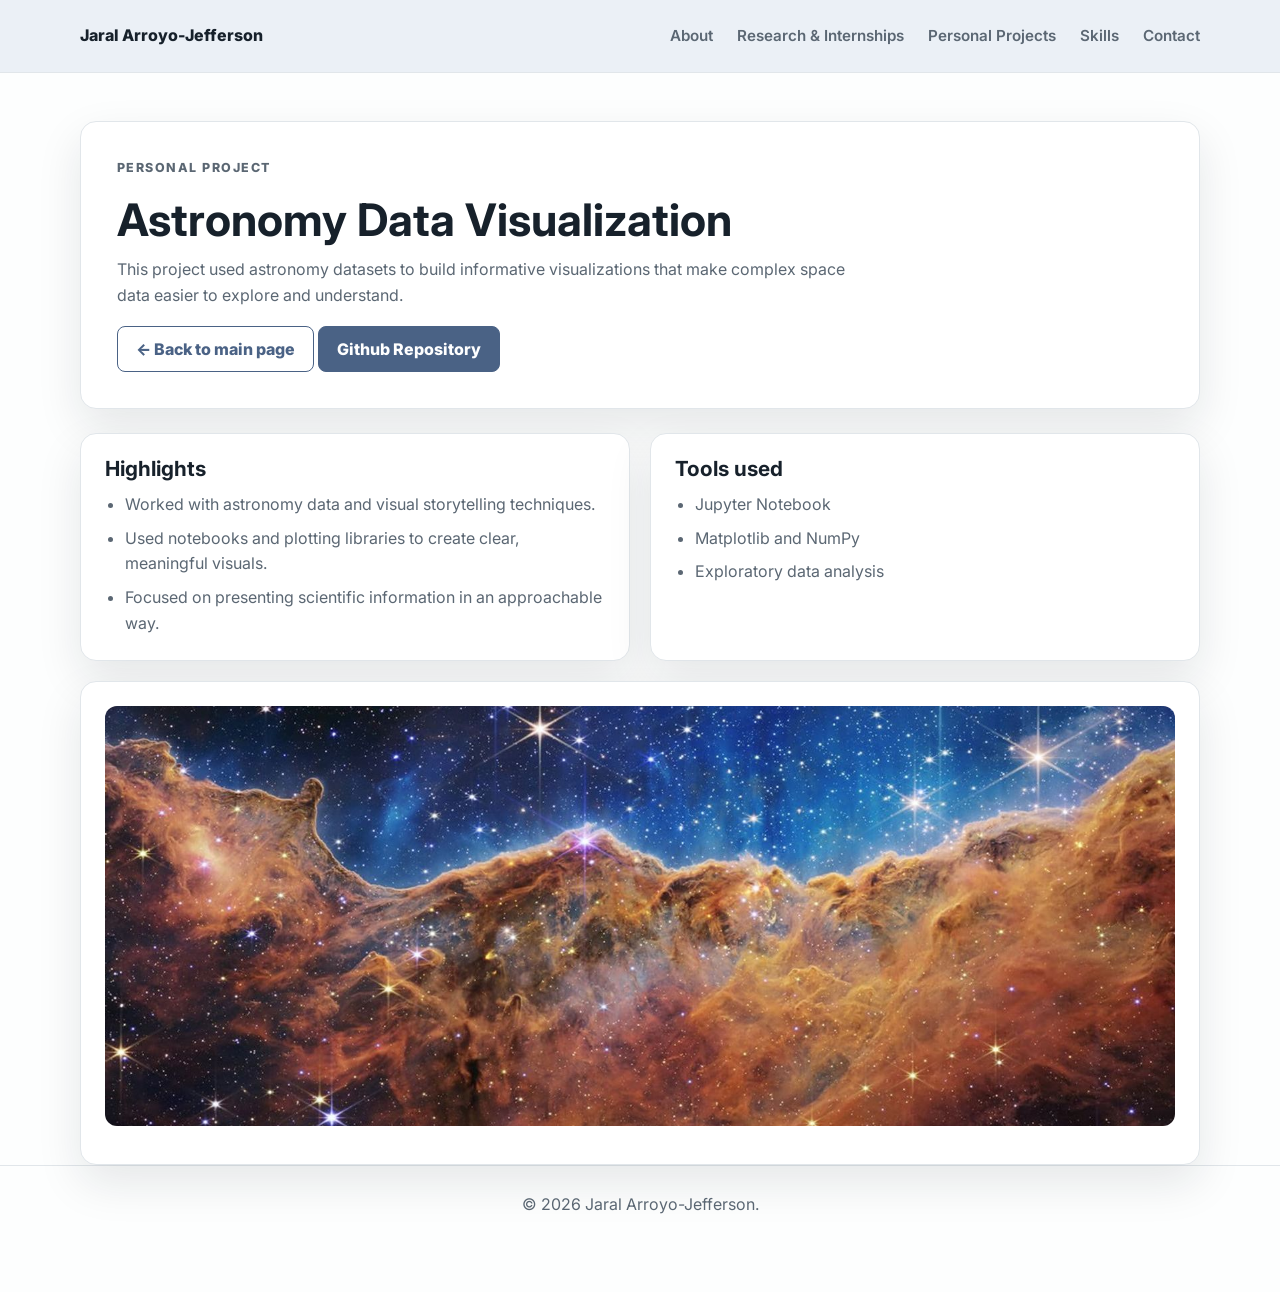
<file: project-astronomy-data.html>
<!doctype html>
<html lang="en">
  <head>
    <meta charset="UTF-8" />
    <meta name="viewport" content="width=device-width, initial-scale=1.0" />
    <title>
      Astronomy and Meteorology Data Visualization Project | Jaral
      Arroyo-Jefferson
    </title>
    <link rel="preconnect" href="https://fonts.googleapis.com" />
    <link rel="preconnect" href="https://fonts.gstatic.com" crossorigin />
    <link
      href="https://fonts.googleapis.com/css2?family=Inter:wght@400;500;600;700;800&display=swap"
      rel="stylesheet"
    />
    <link rel="stylesheet" href="styles.css" />
  </head>
  <body class="detail-page">
    <header class="site-header">
      <nav class="nav">
        <a class="logo" href="index.html#home">Jaral Arroyo-Jefferson</a>
        <div class="nav-links">
          <a href="index.html#about">About</a>
          <a href="index.html#projects">Research &amp; Internships</a>
          <a href="index.html#research">Personal Projects</a>
          <a href="index.html#skills">Skills</a>
          <a href="index.html#contact">Contact</a>
        </div>
      </nav>
    </header>

    <main>
      <section class="detail-hero">
        <p class="eyebrow">Personal Project</p>
        <h1>Astronomy Data Visualization</h1>
        <p>
          This project used astronomy datasets to build informative
          visualizations that make complex space data easier to explore and
          understand.
        </p>

        <!-- Button Back to Main-->
        <a class="button secondary" href="index.html#research"
          >← Back to main page</a
        >

        <!-- Button Github-->
        <a
          class="button primary"
          href="https://github.com/JaralAJ/Astronomy-and-Meteorology-Visualizations"
          target="_blank"
          rel="noopener noreferrer"
        >
          Github Repository</a
        >
      </section>

      <section class="detail-content">
        <div class="detail-grid">
          <article class="detail-card">
            <h2>Highlights</h2>
            <ul class="detail-list">
              <li>
                Worked with astronomy data and visual storytelling techniques.
              </li>
              <li>
                Used notebooks and plotting libraries to create clear,
                meaningful visuals.
              </li>
              <li>
                Focused on presenting scientific information in an approachable
                way.
              </li>
            </ul>
          </article>
          <article class="detail-card">
            <h2>Tools used</h2>
            <ul class="detail-list">
              <li>Jupyter Notebook</li>
              <li>Matplotlib and NumPy</li>
              <li>Exploratory data analysis</li>
            </ul>
          </article>
        </div>
        <article class="detail-card detail-image-card">
          <img
            src="assets/Carina_Nebula.jpeg"
            alt="Astronomy data visualization project"
          />
        </article>
      </section>
    </main>

    <footer class="footer">
      <p>&copy; <span id="year"></span> Jaral Arroyo-Jefferson.</p>
    </footer>

    <script src="script.js"></script>
  </body>
</html>
</file>
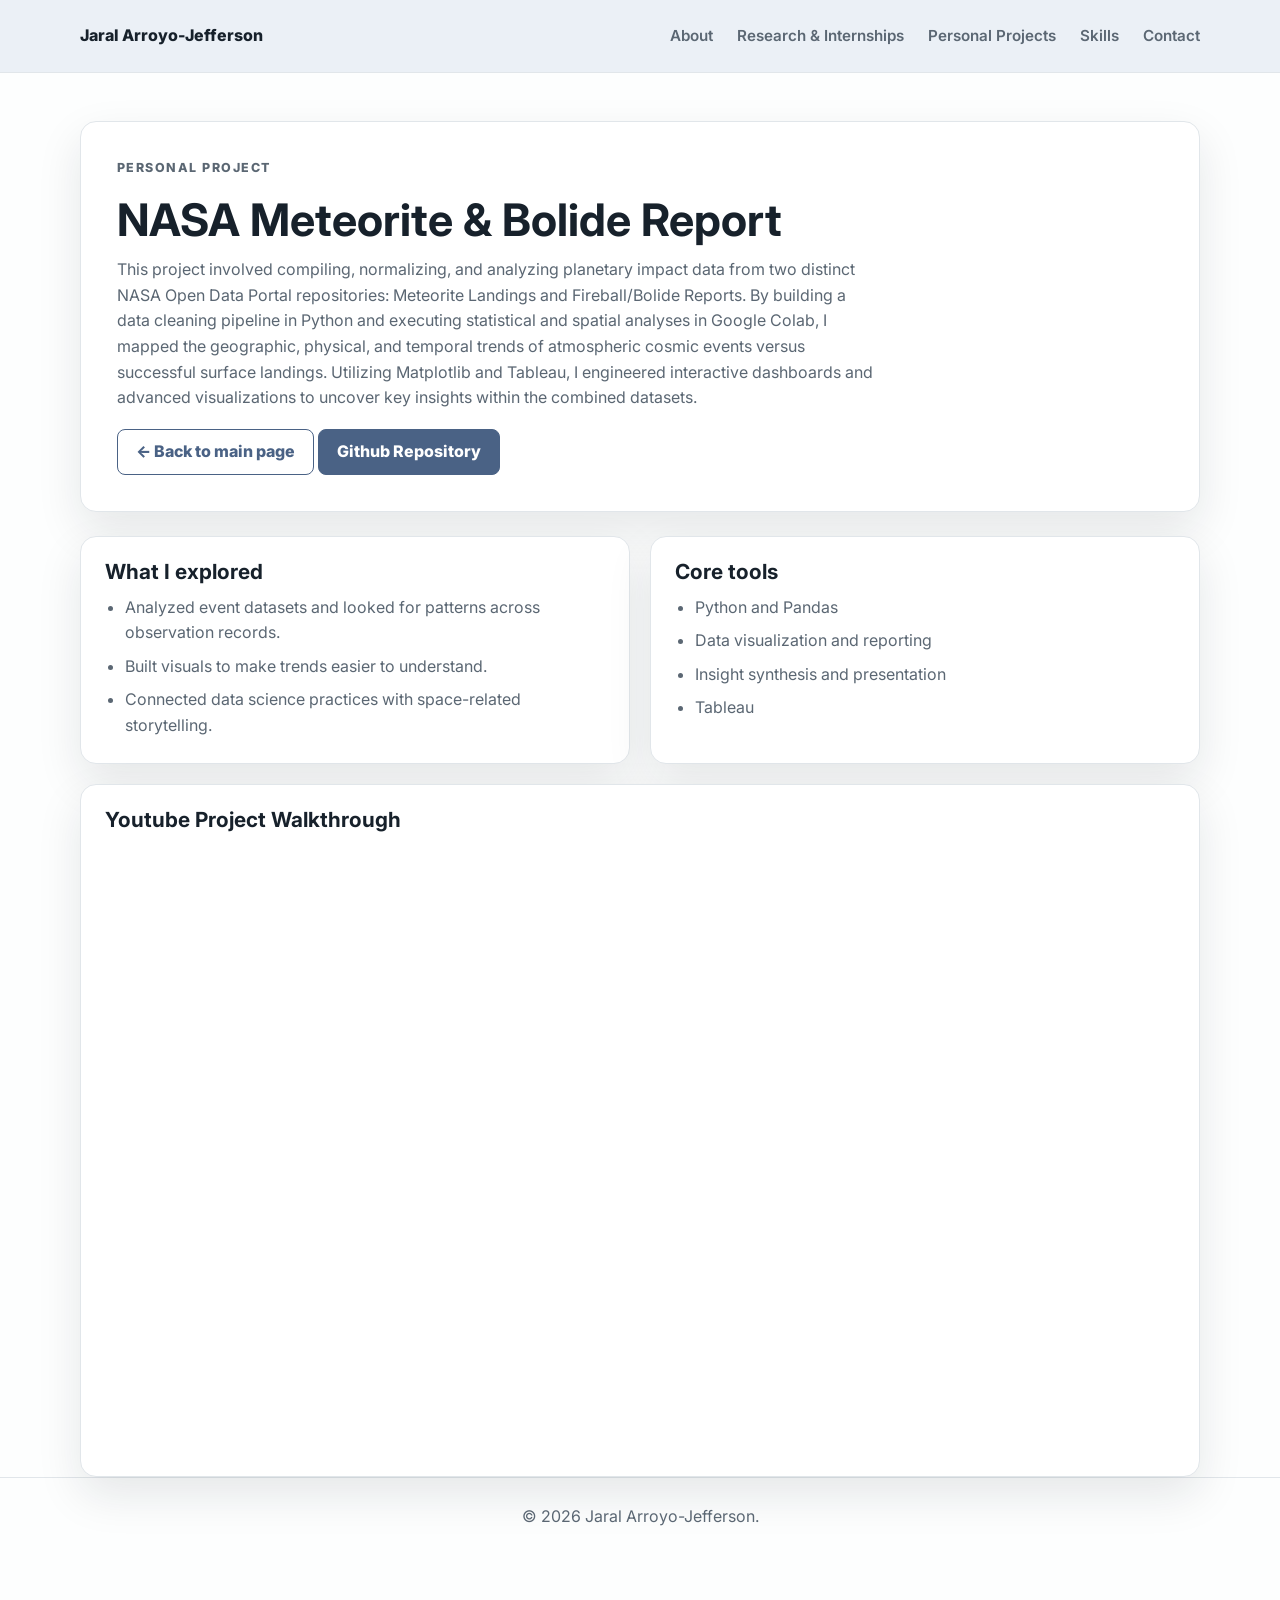
<file: project-meteorite.html>
<!doctype html>
<html lang="en">
  <head>
    <meta charset="UTF-8" />
    <meta name="viewport" content="width=device-width, initial-scale=1.0" />
    <title>Meteorite Report Project | Jaral Arroyo-Jefferson</title>
    <link rel="preconnect" href="https://fonts.googleapis.com" />
    <link rel="preconnect" href="https://fonts.gstatic.com" crossorigin />
    <link
      href="https://fonts.googleapis.com/css2?family=Inter:wght@400;500;600;700;800&display=swap"
      rel="stylesheet"
    />
    <link rel="stylesheet" href="styles.css" />
  </head>
  <body class="detail-page">
    <header class="site-header">
      <nav class="nav">
        <a class="logo" href="index.html#home">Jaral Arroyo-Jefferson</a>
        <div class="nav-links">
          <a href="index.html#about">About</a>
          <a href="index.html#projects">Research &amp; Internships</a>
          <a href="index.html#research">Personal Projects</a>
          <a href="index.html#skills">Skills</a>
          <a href="index.html#contact">Contact</a>
        </div>
      </nav>
    </header>

    <main>
      <section class="detail-hero">
        <p class="eyebrow">Personal Project</p>
        <h1>NASA Meteorite &amp; Bolide Report</h1>
        <p>
          This project involved compiling, normalizing, and analyzing planetary
          impact data from two distinct NASA Open Data Portal repositories:
          Meteorite Landings and Fireball/Bolide Reports. By building a data
          cleaning pipeline in Python and executing statistical and spatial
          analyses in Google Colab, I mapped the geographic, physical, and
          temporal trends of atmospheric cosmic events versus successful surface
          landings. Utilizing Matplotlib and Tableau, I engineered interactive
          dashboards and advanced visualizations to uncover key insights within
          the combined datasets.
        </p>

        <!-- Button Github-->
        <a class="button secondary" href="index.html#research"
          >← Back to main page</a
        >

        <!-- Button Github-->
        <a
          class="button primary"
          href="https://github.com/JaralAJ/Meteorites-Bolides-A-Data-Driven-Exploration-of-Extraterrestrial-Events"
          target="_blank"
          rel="noopener noreferrer"
        >
          Github Repository</a
        >
      </section>

      <section class="detail-content">
        <div class="detail-grid">
          <article class="detail-card">
            <h2>What I explored</h2>
            <ul class="detail-list">
              <li>
                Analyzed event datasets and looked for patterns across
                observation records.
              </li>
              <li>Built visuals to make trends easier to understand.</li>
              <li>
                Connected data science practices with space-related
                storytelling.
              </li>
            </ul>
          </article>
          <article class="detail-card">
            <h2>Core tools</h2>
            <ul class="detail-list">
              <li>Python and Pandas</li>
              <li>Data visualization and reporting</li>
              <li>Insight synthesis and presentation</li>
              <li>Tableau</li>
            </ul>
          </article>
        </div>
        <div class="video-section">
          <article class="video-card">
            <h2>Youtube Project Walkthrough</h2>
            <iframe
              class="video-frame"
              src="https://www.youtube.com/embed/TsnNEqEzlKE"
              title="Meteorite and bolide project walkthrough"
              allow="
                accelerometer;
                autoplay;
                clipboard-write;
                encrypted-media;
                gyroscope;
                picture-in-picture;
                web-share;
              "
              allowfullscreen
            ></iframe>
          </article>
        </div>
      </section>
    </main>

    <footer class="footer">
      <p>&copy; <span id="year"></span> Jaral Arroyo-Jefferson.</p>
    </footer>

    <script src="script.js"></script>
  </body>
</html>
</file>
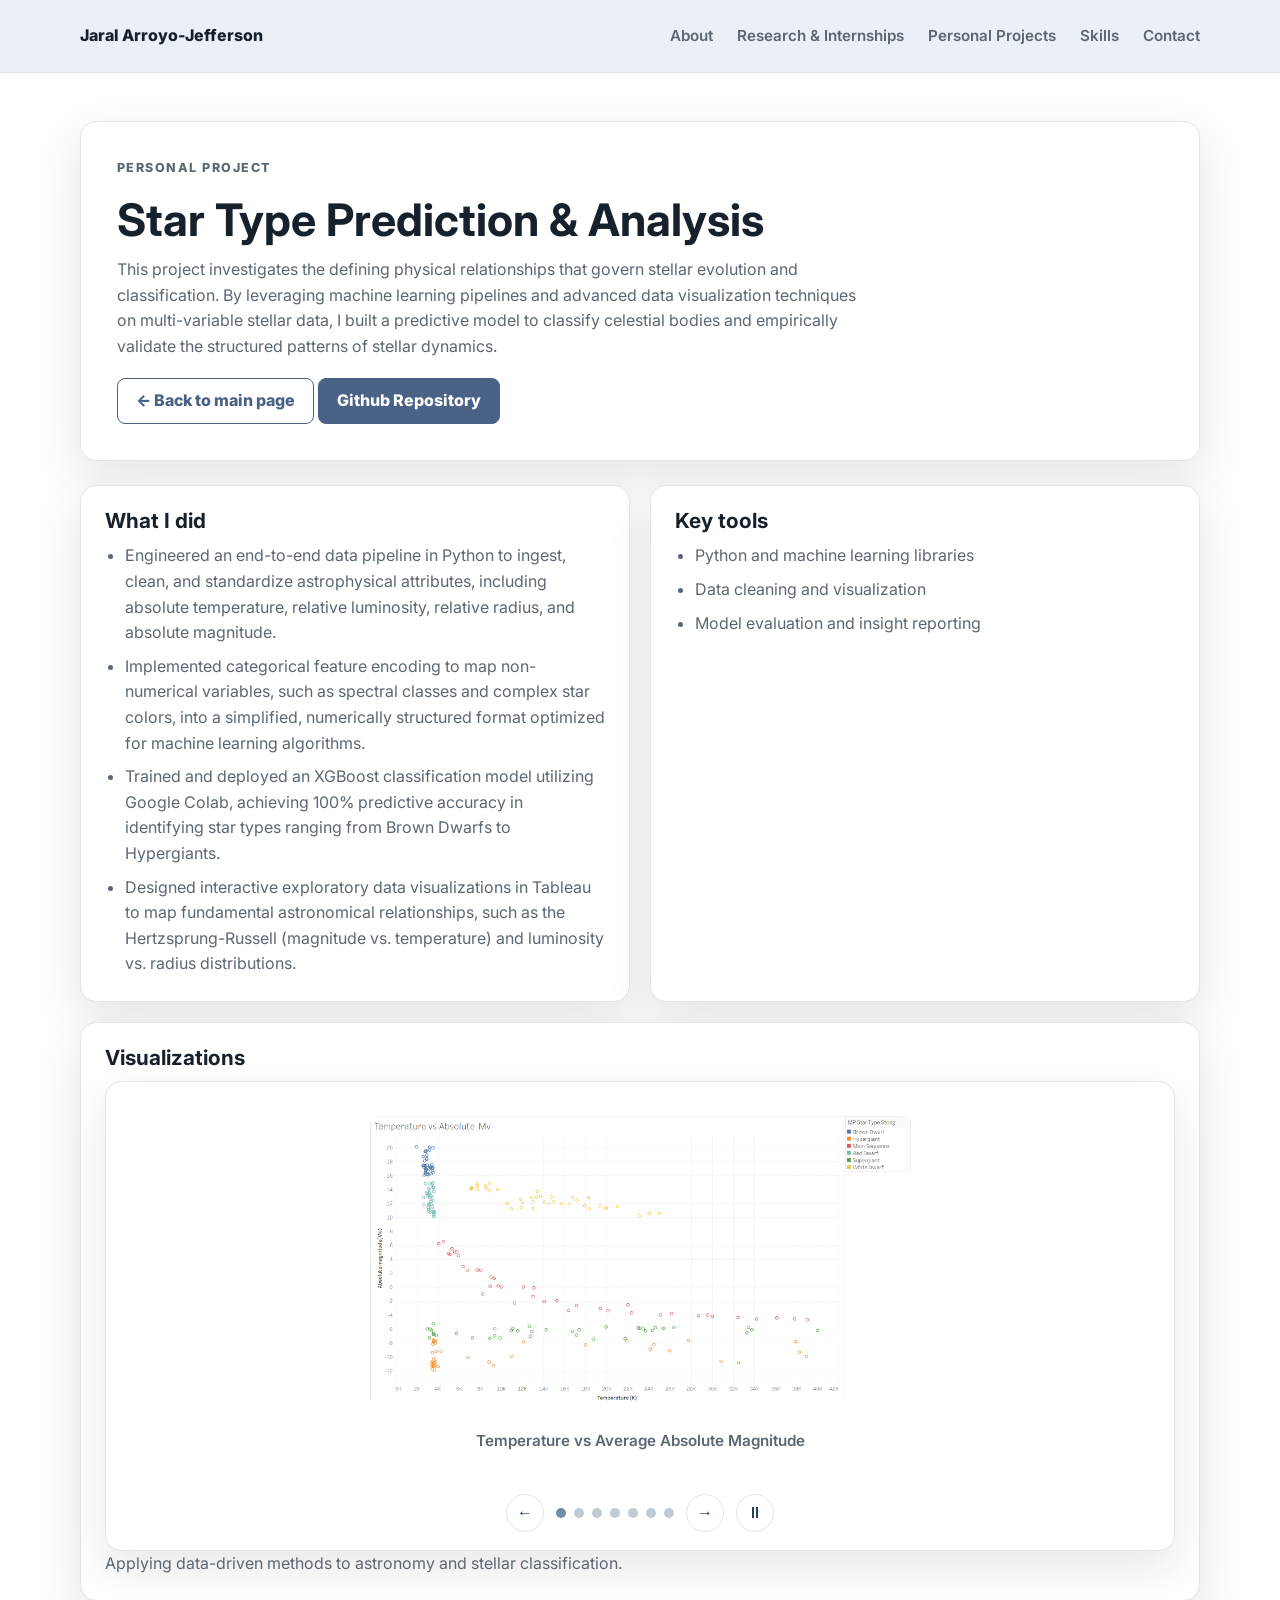
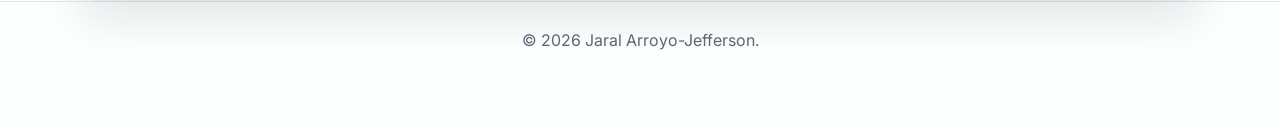
<file: project-star-type.html>
<!doctype html>
<html lang="en">
  <head>
    <meta charset="UTF-8" />
    <meta name="viewport" content="width=device-width, initial-scale=1.0" />
    <title>Star Type Prediction Project | Jaral Arroyo-Jefferson</title>
    <link rel="preconnect" href="https://fonts.googleapis.com" />
    <link rel="preconnect" href="https://fonts.gstatic.com" crossorigin />
    <link
      href="https://fonts.googleapis.com/css2?family=Inter:wght@400;500;600;700;800&display=swap"
      rel="stylesheet"
    />
    <link rel="stylesheet" href="styles.css" />
  </head>
  <body class="detail-page">
    <header class="site-header">
      <nav class="nav">
        <a class="logo" href="index.html#home">Jaral Arroyo-Jefferson</a>
        <div class="nav-links">
          <a href="index.html#about">About</a>
          <a href="index.html#projects">Research &amp; Internships</a>
          <a href="index.html#research">Personal Projects</a>
          <a href="index.html#skills">Skills</a>
          <a href="index.html#contact">Contact</a>
        </div>
      </nav>
    </header>

    <main>
      <section class="detail-hero">
        <p class="eyebrow">Personal Project</p>
        <h1>Star Type Prediction &amp; Analysis</h1>
        <p>
          This project investigates the defining physical relationships that
          govern stellar evolution and classification. By leveraging machine
          learning pipelines and advanced data visualization techniques on
          multi-variable stellar data, I built a predictive model to classify
          celestial bodies and empirically validate the structured patterns of
          stellar dynamics.
        </p>
        <!-- Button Back to Main-->
        <a class="button secondary" href="index.html#research"
          >← Back to main page</a
        >

        <!-- Button Github-->
        <a
          class="button primary"
          href="https://github.com/JaralAJ/Star-Class-Prediction-Analysis"
          target="_blank"
          rel="noopener noreferrer"
        >
          Github Repository</a
        >
      </section>

      <section class="detail-content">
        <div class="detail-grid">
          <article class="detail-card">
            <h2>What I did</h2>
            <ul class="detail-list">
              <li>
                Engineered an end-to-end data pipeline in Python to ingest,
                clean, and standardize astrophysical attributes, including
                absolute temperature, relative luminosity, relative radius, and
                absolute magnitude.
              </li>
              <li>
                Implemented categorical feature encoding to map non-numerical
                variables, such as spectral classes and complex star colors,
                into a simplified, numerically structured format optimized for
                machine learning algorithms.
              </li>
              <li>
                Trained and deployed an XGBoost classification model utilizing
                Google Colab, achieving 100% predictive accuracy in identifying
                star types ranging from Brown Dwarfs to Hypergiants.
              </li>
              <li>
                Designed interactive exploratory data visualizations in Tableau
                to map fundamental astronomical relationships, such as the
                Hertzsprung-Russell (magnitude vs. temperature) and luminosity
                vs. radius distributions.
              </li>
            </ul>
          </article>
          <article class="detail-card">
            <h2>Key tools</h2>
            <ul class="detail-list">
              <li>Python and machine learning libraries</li>
              <li>Data cleaning and visualization</li>
              <li>Model evaluation and insight reporting</li>
            </ul>
          </article>
        </div>

        <!-- Visualization Carousel -->
        <article class="detail-card detail-image-card">
          <h2>Visualizations</h2>
          <div
            class="detail-carousel"
            aria-label="Visualization image carousel"
          >
            <div class="carousel-track">
              <figure class="carousel-slide is-active">
                <img
                  src="assets/temperature_vs_avg_mv.png"
                  alt="Temperature vs Average Absolute Magnitude"
                />
                <figcaption>
                  Temperature vs Average Absolute Magnitude
                </figcaption>
              </figure>

              <!-- Add more slides here -->
              <figure class="carousel-slide">
                <img
                  src="assets/Star_Color_Av_Abs_MV.png"
                  alt="Star Color Average Absolute Magnitude"
                />
                <figcaption>Star Color Average Absolute Magnitude</figcaption>
              </figure>

              <figure class="carousel-slide">
                <img
                  src="assets/distribution of MP star type stringes.png"
                  alt="Distribution of Star Types"
                />
                <figcaption>Distribution of Star Types</figcaption>
              </figure>

              <figure class="carousel-slide">
                <img
                  src="assets/distribution of spectral class.png"
                  alt="Distribution of Spectral Class"
                />
                <figcaption>Distribution of Spectral Class</figcaption>
              </figure>

              <figure class="carousel-slide">
                <img
                  src="assets/Abs Mag vs Temp.png"
                  alt="Scatter plot of absolute magnitude versus temperature"
                />
                <figcaption>Absolute Magnitude vs Temperature</figcaption>
              </figure>

              <figure class="carousel-slide">
                <img
                  src="assets/luminosity of classes.png"
                  alt="Temperature vs luminosity scatter plot colored by star color"
                />
                <figcaption>Temperature vs Luminosity by Star Color</figcaption>
              </figure>

              <figure class="carousel-slide">
                <img
                  src="assets/Luminosity vs avg mv.png"
                  alt="Luminosity vs absolute magnitude scatter plot colored by star type"
                />
                <figcaption>Luminosity vs Absolute Magnitude by Star Type</figcaption>
              </figure>
            </div>

            <div class="carousel-controls">
              <button
                class="carousel-button"
                type="button"
                data-direction="prev"
                aria-label="Show previous image"
              >
                ←
              </button>

              <div class="carousel-dots" aria-label="Carousel navigation">
                <button
                  class="carousel-dot is-active"
                  type="button"
                  data-slide="0"
                  aria-label="Go to slide 1"
                ></button>
                <button
                  class="carousel-dot"
                  type="button"
                  data-slide="1"
                  aria-label="Go to slide 2"
                ></button>
                <button
                  class="carousel-dot"
                  type="button"
                  data-slide="2"
                  aria-label="Go to slide 3"
                ></button>
                <button
                  class="carousel-dot"
                  type="button"
                  data-slide="3"
                  aria-label="Go to slide 4"
                ></button>
                <button
                  class="carousel-dot"
                  type="button"
                  data-slide="4"
                  aria-label="Go to slide 5"
                ></button>
                <button
                  class="carousel-dot"
                  type="button"
                  data-slide="5"
                  aria-label="Go to slide 6"
                ></button>
                <button
                  class="carousel-dot"
                  type="button"
                  data-slide="6"
                  aria-label="Go to slide 7"
                ></button>
              </div>

              <button
                class="carousel-button"
                type="button"
                data-direction="next"
                aria-label="Show next image"
              >
                →
              </button>
            </div>
          </div>

          <p>
            Applying data-driven methods to astronomy and stellar
            classification.
          </p>
        </article>
      </section>
    </main>

    <footer class="footer">
      <p>&copy; <span id="year"></span> Jaral Arroyo-Jefferson.</p>
    </footer>

    <script src="script.js"></script>
  </body>
</html>
</file>
<file: styles.css>
:root {
  --bg: #fdfefe;
  --surface: #ffffff;
  --surface-muted: #f2f5f8;
  --text: #17212b;
  --muted: #5b6773;
  /* Decorative accent (borders, dots, fills). Too light for text on white. */
  --accent: #748cab;
  /* Accent for text and filled buttons; meets WCAG AA on white and surface-muted. */
  --accent-text: #4a6285;
  --accent-strong: #293f5e;
  --line: #e1e6ea;
  --shadow: 0 18px 45px rgba(23, 33, 43, 0.1);
  --shadow-hover: 0 24px 55px rgba(23, 33, 43, 0.16);
  --radius-sm: 8px;
  --radius-md: 12px;
  --radius-lg: 16px;
}

* {
  box-sizing: border-box;
}

html {
  scroll-behavior: smooth;
}

body {
  margin: 0;
  background: var(--bg);
  color: var(--text);
  font-family: Inter, Arial, sans-serif;
  line-height: 1.6;
}

a {
  color: inherit;
  text-decoration: none;
}

img {
  display: block;
  max-width: 100%;
  height: auto;
}

.site-header {
  position: sticky;
  top: 0;
  z-index: 10;
  background: rgba(232, 238, 245, 0.85);
  border-bottom: 1px solid var(--line);
  backdrop-filter: blur(14px);
}

.nav {
  display: flex;
  align-items: center;
  justify-content: space-between;
  width: min(1120px, calc(100% - 32px));
  min-height: 72px;
  margin: 0 auto;
}

.logo {
  font-weight: 800;
  letter-spacing: 0;
}

.nav-links {
  display: flex;
  gap: 24px;
  color: var(--muted);
  font-size: 0.95rem;
  font-weight: 600;
}

.nav-links a:hover {
  color: var(--accent-text);
}

.detail-page {
  padding-bottom: 48px;
}

.detail-hero {
  width: min(1120px, calc(100% - 32px));
  margin: 48px auto 24px;
  padding: 36px;
  border: 1px solid var(--line);
  border-radius: var(--radius-lg);
  background: var(--surface);
  box-shadow: var(--shadow);
}

.detail-hero h1 {
  margin: 0 0 12px;
  font-size: clamp(2rem, 4vw, 2.8rem);
  line-height: 1.1;
}

.detail-hero p {
  max-width: 760px;
  margin: 0 0 18px;
  color: var(--muted);
}

.detail-content {
  width: min(1120px, calc(100% - 32px));
  margin: 0 auto;
  display: grid;
  gap: 20px;
}

.detail-grid {
  display: grid;
  grid-template-columns: repeat(2, minmax(0, 1fr));
  gap: 20px;
}

.detail-card {
  padding: 24px;
  border: 1px solid var(--line);
  border-radius: var(--radius-lg);
  background: var(--surface);
  box-shadow: var(--shadow);
}

.detail-card h2 {
  margin: 0 0 12px;
  font-size: 1.3rem;
}

.detail-list {
  margin: 0;
  padding-left: 20px;
  color: var(--muted);
}

.detail-list li + li {
  margin-top: 8px;
}

.detail-image-card img {
  display: block;
  width: 100%;
  max-height: 420px;
  margin-bottom: 14px;
  border-radius: var(--radius-md);
  object-fit: cover;
}

.detail-image-card p {
  margin: 0;
  color: var(--muted);
}

.video-section {
  display: grid;
  gap: 20px;
}

.video-card {
  padding: 24px;
  border: 1px solid var(--line);
  border-radius: var(--radius-lg);
  background: var(--surface);
  box-shadow: var(--shadow);
}

.video-card h2 {
  margin: 0 0 12px;
  font-size: 1.3rem;
}

.video-frame {
  width: 100%;
  aspect-ratio: 16 / 9;
  border: 0;
  border-radius: var(--radius-md);
}

.poster-frame {
  display: block;
  width: 100%;
  aspect-ratio: 8.5 / 11;
  max-height: 900px;
  margin-bottom: 14px;
  border: 1px solid var(--line);
  border-radius: var(--radius-md);
  background: #fff;
}

.nav-toggle {
  display: none;
  width: 42px;
  height: 42px;
  padding: 9px;
  border: 1px solid var(--line);
  border-radius: var(--radius-sm);
  background: var(--surface);
}

.nav-toggle span {
  display: block;
  height: 2px;
  margin: 5px 0;
  background: var(--text);
}

.hero {
  display: grid;
  grid-template-columns: minmax(0, 1.6fr) minmax(280px, 0.7fr);
  gap: 36px;
  align-items: start;
  width: min(1120px, calc(100% - 32px));
  margin: 0 auto;
  padding: 56px 0 72px;
}

.hero-content {
  max-width: 780px;
}

.eyebrow {
  margin: 0 0 12px;
  color: var(--accent-text);
  font-size: 0.78rem;
  font-weight: 800;
  letter-spacing: 0.12em;
  text-transform: uppercase;
}

h1,
h2,
h3,
p {
  overflow-wrap: anywhere;
}

.hero-content h1 {
  max-width: 760px;
  margin: 0;
  font-size: clamp(2.3rem, 4.4vw, 3.7rem);
  line-height: 1.06;
  letter-spacing: -0.02em;
}

h2 {
  max-width: 760px;
  margin: 0;
  font-size: clamp(2rem, 4vw, 3.25rem);
  line-height: 1.05;
  letter-spacing: 0;
}

h3 {
  margin: 0 0 10px;
  font-size: 1.1rem;
}

.hero-text {
  max-width: 680px;
  margin: 24px 0 0;
  color: var(--muted);
  font-size: 1.12rem;
}

.hero-actions {
  display: flex;
  flex-wrap: wrap;
  gap: 14px;
  margin-top: 32px;
}

.button {
  display: inline-flex;
  align-items: center;
  justify-content: center;
  min-height: 46px;
  padding: 0 18px;
  border: 1px solid var(--accent-text);
  border-radius: var(--radius-sm);
  font-weight: 800;
}

.button.primary {
  background: var(--accent-text);
  color: white;
}

.button.primary:hover {
  border-color: var(--accent-strong);
  background: var(--accent-strong);
}

.button:active {
  transform: scale(0.97);
}

.button.secondary {
  color: var(--accent-text);
}

.button.secondary:hover {
  background: rgba(116, 140, 171, 0.12);
}

.hero-panel {
  display: grid;
  gap: 20px;
}

.hero-image-card {
  display: grid;
  place-items: center;
  min-height: 220px;
  max-width: 280px;
  width: 100%;
  justify-self: center;
}

.hero-image-card img {
  width: 100%;
  max-width: 280px;
  aspect-ratio: 1 / 1;
  height: auto;
  border-radius: 50%;
  object-fit: cover;
  border: 6px solid white;
  box-shadow: 0 22px 55px rgba(23, 33, 43, 0.22);
}

.hero-facts {
  display: grid;
  gap: 14px;
  margin: 0;
  padding: 20px 22px;
  list-style: none;
  border: 1px solid var(--line);
  border-radius: var(--radius-lg);
  background: var(--surface);
  box-shadow: var(--shadow);
}

.hero-facts li {
  display: grid;
  gap: 2px;
}

.hero-facts li + li {
  padding-top: 14px;
  border-top: 1px solid var(--line);
}

.fact-label {
  color: var(--accent-text);
  font-size: 0.72rem;
  font-weight: 800;
  letter-spacing: 0.12em;
  text-transform: uppercase;
}

.fact-value {
  font-size: 0.95rem;
  font-weight: 600;
  line-height: 1.4;
}

.section {
  width: min(1120px, calc(100% - 32px));
  margin: 0 auto;
  padding: 88px 0;
}

.section.alt {
  width: 100%;
  padding-right: max(16px, calc((100% - 1120px) / 2));
  padding-left: max(16px, calc((100% - 1120px) / 2));
  background: var(--surface-muted);
}

.section-heading {
  margin-bottom: 32px;
}

.about-layout {
  display: grid;
  grid-template-columns: minmax(0, 1.1fr) minmax(300px, 0.9fr);
  gap: 28px;
  align-items: start;
}

.about-carousel {
  margin-top: -8px;
}

.about-carousel-home {
  margin-top: 0;
}

.about-copy {
  color: var(--muted);
  font-size: 1.03rem;
}

.about-copy p {
  margin: 0 0 18px;
}

.about-copy p:last-child {
  margin-bottom: 0;
}

.about-carousel,
.detail-carousel {
  padding: 18px;
  border: 1px solid var(--line);
  border-radius: var(--radius-lg);
  background: var(--surface);
  box-shadow: var(--shadow);
}

.carousel-track {
  position: relative;
  overflow: hidden;
  border-radius: var(--radius-md);
  padding: 0;
  background: #fff;
  height: min(380px, 50vw);
  max-height: 420px;
}

.carousel-slide {
  position: absolute;
  inset: 0;
  display: flex;
  flex-direction: column;
  align-items: center;
  justify-content: center;
  border-radius: var(--radius-md);
  overflow: hidden;
  padding-bottom: 10px;
  opacity: 0;
  pointer-events: none;
  transition: opacity 0.25s ease;
}

.carousel-slide.is-active {
  opacity: 1;
  pointer-events: auto;
}

.carousel-slide img {
  display: block;
  width: auto;
  height: auto;
  max-width: 100%;
  max-height: 90%;
  min-height: 0;
  border-radius: var(--radius-md);
}

.carousel-slide video {
  display: block;
  width: auto;
  height: auto;
  max-width: 100%;
  max-height: 90%;
  min-height: 0;
  border-radius: var(--radius-md);
  background: #000;
}

.detail-carousel .carousel-slide video {
  max-height: min(440px, 55vw);
}

.about-carousel img,
.about-carousel video,
.detail-carousel img,
.detail-carousel video {
  border-radius: var(--radius-md);
}

/* Photo frame that fills letterbox space with a blurred copy of the photo.
   Built by script.js for carousels marked data-backdrop. */
.carousel-media {
  position: relative;
  isolation: isolate;
  flex: 1 1 auto;
  width: 100%;
  min-height: 0;
  overflow: hidden;
  border-radius: var(--radius-md);
  background: #1b2633;
}

.carousel-media::before {
  content: "";
  position: absolute;
  inset: -40px;
  z-index: -1;
  background: var(--slide-bg) center / cover no-repeat;
  filter: blur(28px) brightness(0.8);
}

.carousel-media img {
  width: 100%;
  height: 100%;
  max-width: none;
  max-height: none;
  border-radius: 0;
  object-fit: contain;
}

.about-carousel-home .carousel-track {
  height: min(460px, 56vw);
  max-height: 520px;
}

.about-layout-home {
  grid-template-columns: minmax(0, 1fr) minmax(340px, 1.08fr);
  gap: 34px;
}

.detail-carousel h2 {
  margin: 0 0 12px;
  font-size: 1.3rem;
}

.skill-slide {
  display: grid;
  align-content: center;
  gap: 12px;
  min-height: min(440px, 55vw);
  padding: 28px;
  border: 1px solid var(--line);
  border-radius: var(--radius-md);
  background: linear-gradient(180deg, #f7fbfe 0%, #ecf2f7 100%);
}

.skill-slide h3 {
  margin: 0;
  font-size: 1.15rem;
}

.skill-slide p {
  margin: 0;
  color: var(--muted);
  font-size: 1rem;
}

.carousel-slide figcaption {
  flex-shrink: 0;
  margin-top: 10px;
  color: var(--muted);
  font-size: 0.95rem;
  font-weight: 600;
  text-align: center;
}

.carousel-controls {
  display: flex;
  align-items: center;
  justify-content: center;
  gap: 12px;
  margin-top: 14px;
}

.carousel-button {
  width: 38px;
  height: 38px;
  border: 1px solid var(--line);
  border-radius: 999px;
  background: var(--surface);
  color: var(--accent-strong);
  cursor: pointer;
  font-size: 1rem;
}

.carousel-button:hover {
  border-color: var(--accent);
  color: var(--accent-text);
}

.carousel-button:active {
  transform: scale(0.93);
}

.carousel-counter {
  min-width: 64px;
  color: var(--muted);
  font-size: 0.9rem;
  font-weight: 700;
  font-variant-numeric: tabular-nums;
  text-align: center;
}

.carousel-dots {
  display: flex;
  gap: 8px;
}

.carousel-dot {
  width: 10px;
  height: 10px;
  padding: 0;
  border: none;
  border-radius: 999px;
  background: #c2cbd2;
  cursor: pointer;
}

.carousel-dot.is-active {
  background: var(--accent);
}

.card-grid {
  display: grid;
  grid-template-columns: repeat(3, minmax(0, 1fr));
  gap: 20px;
}

.project-card {
  position: relative;
  display: flex;
  flex-direction: column;
  overflow: hidden;
  border: 1px solid var(--line);
  border-radius: var(--radius-lg);
  background: var(--surface);
  transition:
    transform 0.2s ease,
    box-shadow 0.2s ease,
    border-color 0.2s ease;
}

.project-card:hover {
  border-color: #cfd8e2;
  box-shadow: var(--shadow-hover);
  transform: translateY(-4px);
}

.project-card:focus-within {
  outline: 2px solid var(--accent-text);
  outline-offset: 2px;
}

.project-image {
  aspect-ratio: 16 / 10;
  overflow: hidden;
  background: var(--surface-muted);
}

.project-image img {
  display: block;
  width: 100%;
  height: 100%;
  object-fit: cover;
}

.project-image-contain img {
  object-fit: contain;
}

.project-image-zoom {
  object-position: center 28%;
  transform: scale(1.08);
}

.card-content {
  display: flex;
  flex: 1;
  flex-direction: column;
  align-items: flex-start;
  padding: 22px;
}

.card-content p {
  margin: 0 0 18px;
  color: var(--muted);
}

.card-content a {
  display: inline-flex;
  margin-top: auto;
  padding-top: 18px;
  color: var(--accent-text);
  font-weight: 800;
}

.card-content a:focus-visible {
  outline: none;
}

/* Stretch the card's link over the whole card so any click opens it. */
.card-content a::after {
  content: "";
  position: absolute;
  inset: 0;
}

.tags {
  display: flex;
  flex-wrap: wrap;
  gap: 8px;
}

.tags span {
  padding: 5px 9px;
  border: 1px solid var(--line);
  border-radius: 999px;
  background: #f9fbfb;
  color: var(--muted);
  font-size: 0.78rem;
  font-weight: 700;
}

.status-pill {
  display: inline-flex;
  align-items: center;
  gap: 8px;
  margin: 0 0 14px;
  padding: 6px 10px;
  border: 1px solid var(--line);
  border-radius: 999px;
  background: #f9fbfb;
  color: var(--muted);
  font-size: 0.78rem;
  font-weight: 700;
  letter-spacing: 0.02em;
  text-transform: uppercase;
}

.status-pill::before {
  content: "";
  width: 8px;
  height: 8px;
  border-radius: 999px;
  background: currentColor;
}

.status-pill.ongoing {
  border-color: rgba(40, 167, 69, 0.24);
  background: rgba(40, 167, 69, 0.12);
  color: #2f7d4f;
}

.status-pill.past {
  border-color: rgba(91, 103, 115, 0.24);
  background: rgba(91, 103, 115, 0.1);
  color: #5b6773;
}

.timeline {
  display: grid;
  gap: 20px;
}

.timeline-item {
  display: grid;
  grid-template-columns: 100px minmax(0, 1fr);
  gap: 24px;
  padding: 26px 0;
  border-top: 1px solid var(--line);
}

.timeline-date {
  margin: 0;
  color: var(--accent-text);
  font-weight: 800;
}

.timeline-item p:last-child {
  margin: 0;
  color: var(--muted);
}

.skills-grid {
  display: grid;
  grid-template-columns: repeat(2, minmax(0, 1fr));
  gap: 20px;
}

.skills-grid > div {
  padding: 24px;
  border: 1px solid var(--line);
  border-radius: var(--radius-lg);
  background: var(--surface);
}

.skills-grid h3 {
  margin-bottom: 14px;
}

.contact {
  text-align: center;
}

.contact .section-heading {
  display: grid;
  justify-items: center;
}

.contact > p {
  max-width: 620px;
  margin: 0 auto 26px;
  color: var(--muted);
}

.contact-links {
  display: flex;
  flex-wrap: wrap;
  justify-content: center;
  gap: 12px;
}

.contact-links a {
  min-width: 110px;
  padding: 10px 14px;
  border: 1px solid var(--accent-text);
  border-radius: var(--radius-sm);
  color: var(--accent-text);
  font-weight: 800;
}

.contact-links a:hover {
  background: rgba(116, 140, 171, 0.12);
}

.footer {
  padding: 26px 16px;
  border-top: 1px solid var(--line);
  color: var(--muted);
  text-align: center;
}

.footer p {
  margin: 0;
}

@media (prefers-reduced-motion: reduce) {
  html {
    scroll-behavior: auto;
  }

  .project-card,
  .project-card:hover {
    transition: none;
    transform: none;
  }

  .carousel-slide {
    transition: none;
  }
}

@media (max-width: 820px) {
  .nav-toggle {
    display: block;
  }

  .carousel-track,
  .about-carousel-home .carousel-track {
    height: min(380px, 85vw);
  }

  .nav-links {
    position: absolute;
    top: 72px;
    right: 16px;
    left: 16px;
    display: none;
    flex-direction: column;
    gap: 0;
    padding: 8px;
    border: 1px solid var(--line);
    border-radius: var(--radius-md);
    background: var(--surface);
    box-shadow: var(--shadow);
  }

  .nav-links.open {
    display: flex;
  }

  .nav-links a {
    padding: 12px;
  }

  .hero {
    grid-template-columns: 1fr;
    min-height: auto;
    padding: 54px 0 72px;
  }

  .hero-panel {
    grid-template-columns: minmax(0, 0.8fr) minmax(0, 1fr);
    align-items: center;
  }

  .about-layout,
  .card-grid,
  .skills-grid {
    grid-template-columns: 1fr;
  }
}

@media (max-width: 560px) {
  .hero-panel {
    grid-template-columns: 1fr;
  }

  .timeline-item {
    grid-template-columns: 1fr;
    gap: 8px;
  }

  .section,
  .section.alt {
    padding-top: 64px;
    padding-bottom: 64px;
  }
}
</file>
